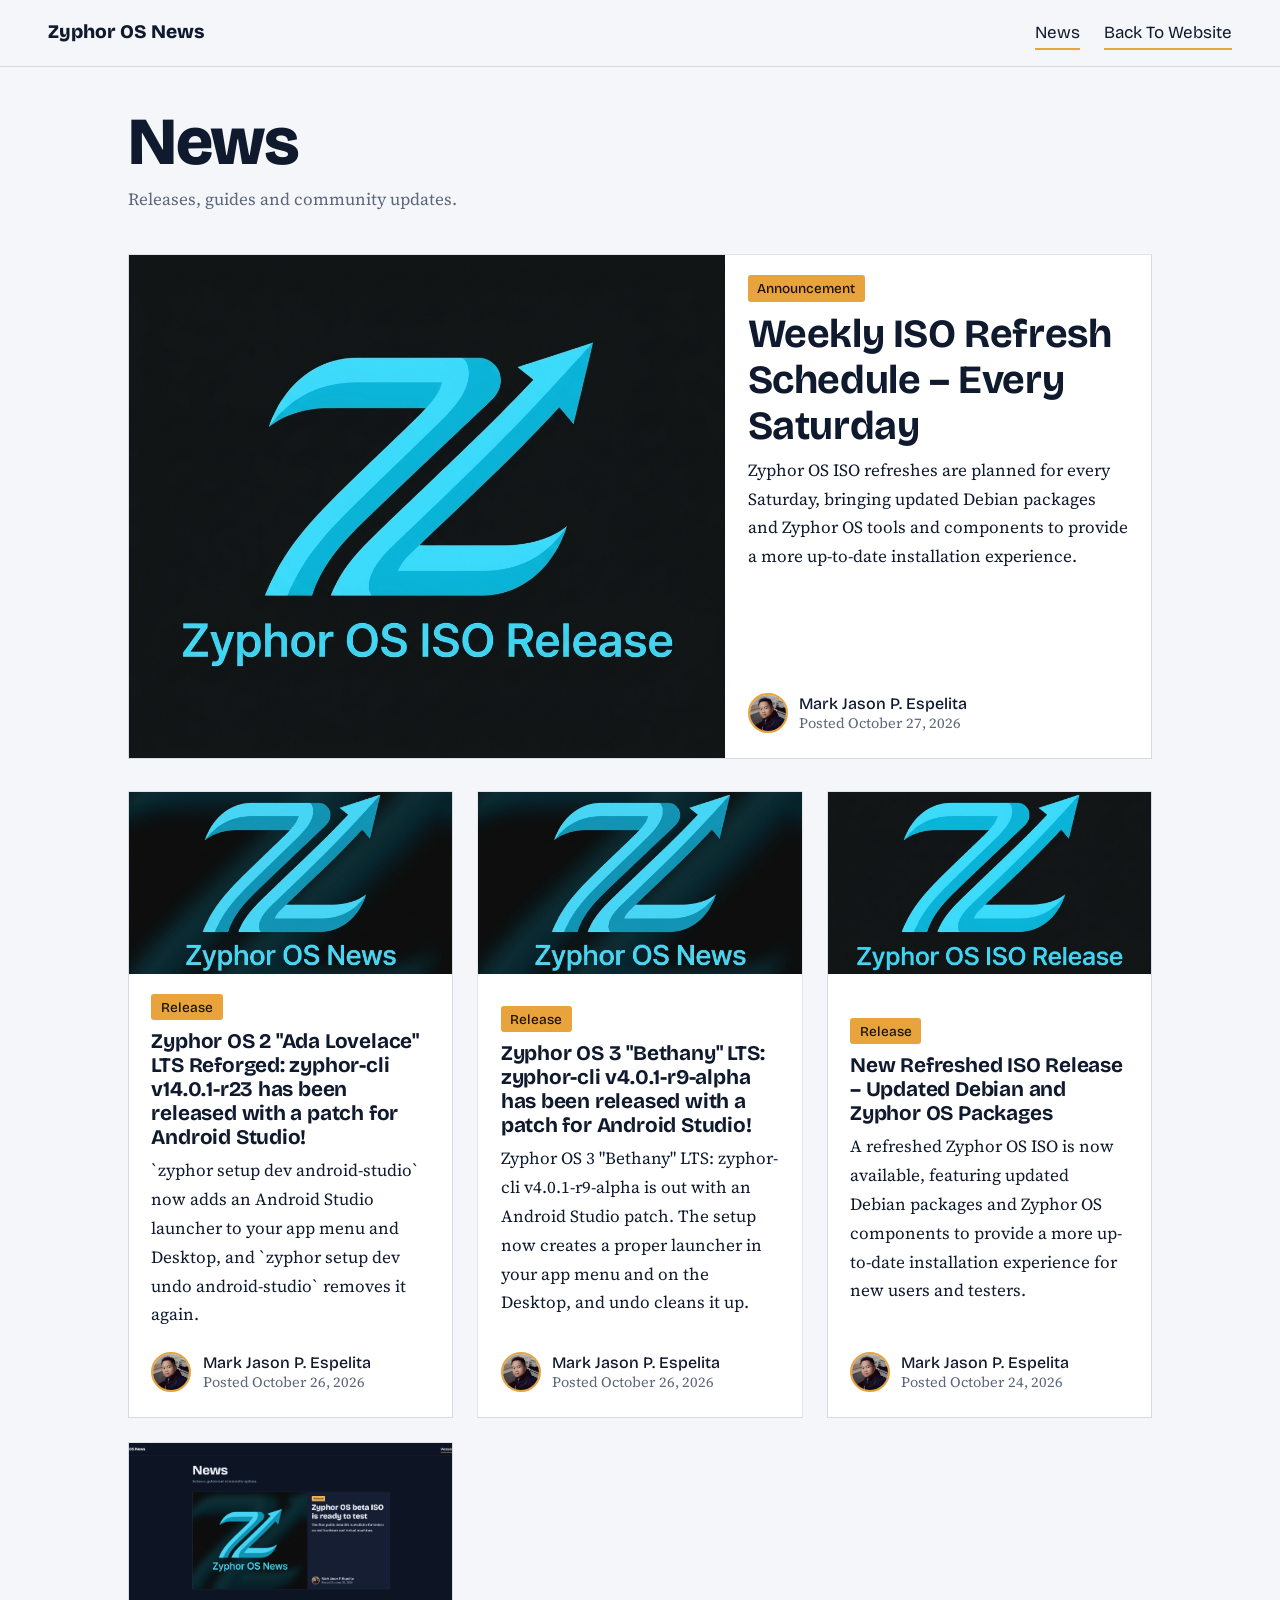
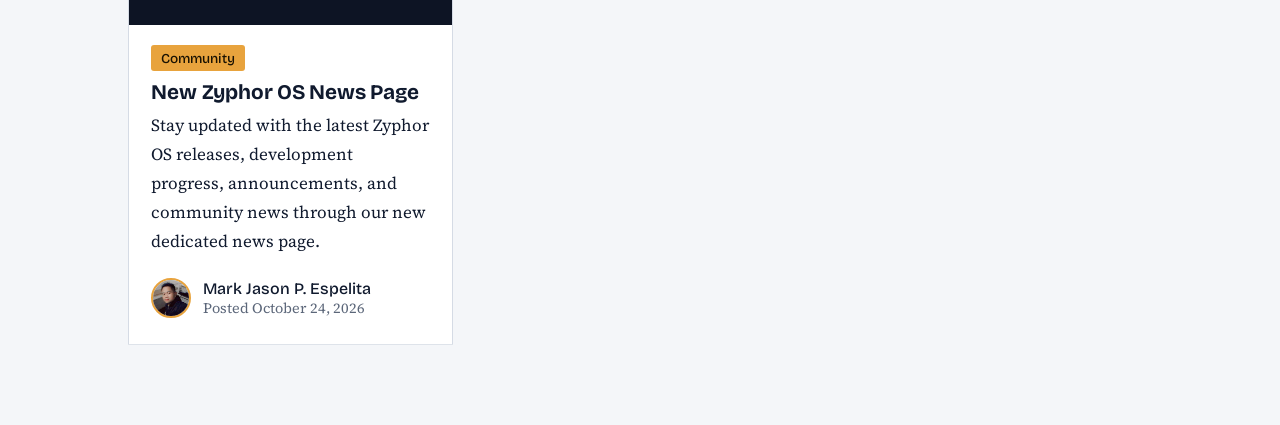
<file: index.html>
<!DOCTYPE html>
<html lang="en">
<head>
<meta charset="utf-8">
<meta name="viewport" content="width=device-width, initial-scale=1">
<title>News — Zyphor OS</title>
<link rel="stylesheet" href="https://fonts.googleapis.com/css2?family=Bricolage+Grotesque:wght@500;800&family=Source+Serif+4:wght@400;600&display=swap">
<link rel="stylesheet" href="news.css">
</head>
<body>
<header class="bar">
  <a class="brand" href="index.html">Zyphor OS News</a>
  <a class="here" href="index.html">News</a>
  <a class="here" href="https://zyphor-os.github.io">Back To Website</a>
</header>
<main>
  <h1 class="page-title">News</h1>
  <p class="lede">Releases, guides and community updates.</p>
  <section id="featured"></section>
  <section id="grid" class="grid"></section>
  <p id="status" role="status">Loading news…</p>
</main>
<script src="https://cdnjs.cloudflare.com/ajax/libs/jquery/3.7.1/jquery.min.js"></script>
<script>
$(function () {
  function fmt(d) {
    return new Date(d).toLocaleDateString('en', {year: 'numeric', month: 'long', day: 'numeric', timeZone: 'UTC'});
  }

  function initials(name) {
    return $('<span class="avatar avatar-fallback" aria-hidden="true">')
      .text(String(name || '?').split(/\s+/).map(function (w) { return w.charAt(0); }).slice(0, 2).join('').toUpperCase());
  }

  function cover(n, lazy) {
    var $img = $('<img class="cover">').attr({alt: n.title, loading: lazy ? 'lazy' : 'eager'});
    $img.on('error', function () { $(this).replaceWith($('<div class="cover cover-missing" role="img">').attr('aria-label', n.title)); });
    return $img.attr('src', n.featuredImage || '').each(function () {
      if (!n.featuredImage) { $(this).trigger('error'); }
    });
  }

  function byline(n) {
    var $b = $('<span class="byline">');
    if (n.authorImage) {
      $('<img class="avatar">').attr({src: n.authorImage, alt: '', width: 40, height: 40})
        .on('error', function () { $(this).replaceWith(initials(n.author)); }).appendTo($b);
    } else {
      initials(n.author).appendTo($b);
    }
    var $t = $('<span class="by">').appendTo($b);
    $('<strong class="by-name">').text(n.author).appendTo($t);
    $('<span class="by-date">').text('Posted ' + fmt(n.date)).appendTo($t);
    return $b;
  }

  function story(n, lead) {
    var $a = $('<a class="story reveal">').toggleClass('lead', !!lead)
      .attr('href', 'news-details.html?id=' + encodeURIComponent(n.id));
    cover(n, !lead).appendTo($a);
    var $t = $('<div class="txt">').appendTo($a);
    $('<span class="tag">').text(n.category).appendTo($t);
    $(lead ? '<h2>' : '<h3>').text(n.title).appendTo($t);
    $('<p>').text(n.summary).appendTo($t);
    byline(n).appendTo($t);
    return $a;
  }

  $.getJSON('news.json').done(function (data) {
    var items = (data.news || []).slice().sort(function (a, b) {
      var diff = new Date(b.date) - new Date(a.date);
      return diff !== 0 ? diff : String(b.id).localeCompare(String(a.id));
    });
    if (!items.length) { $('#status').text('No news yet. Add items to news.json.'); return; }
    $('#featured').append(story(items[0], true));
    $.each(items.slice(1), function (i, n) { $('#grid').append(story(n, false)); });
    $('#status').remove();
    $('.reveal').each(function (i) {
      var $el = $(this);
      setTimeout(function () { $el.addClass('in'); }, 120 + i * 140);
    });
  }).fail(function () {
    $('#status').text('Could not load news.json. Serve this folder over http (not file://) and check the file name.');
  });
});
</script>
</body>
</html>
</file>
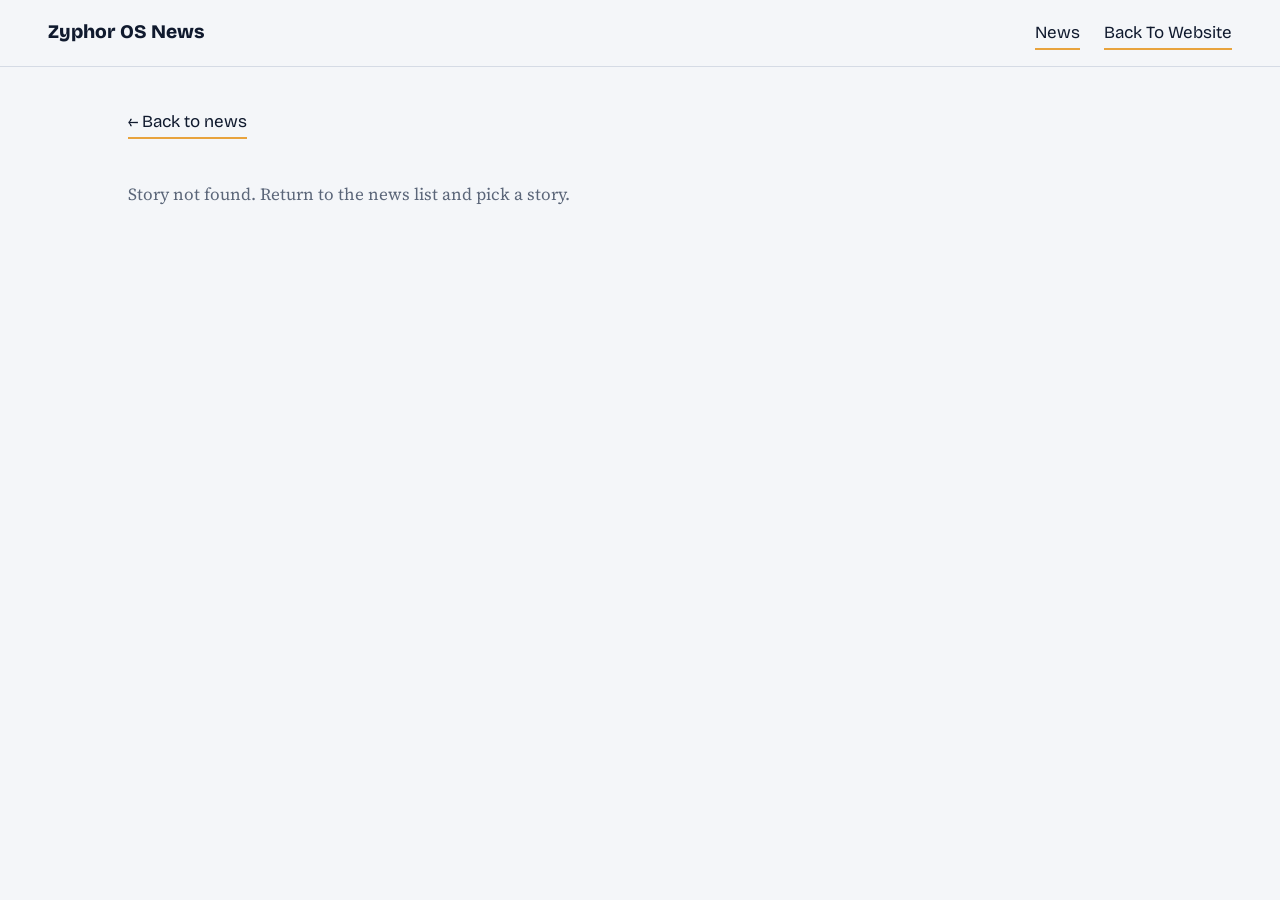
<file: news-details.html>
<!DOCTYPE html>
<html lang="en">
<head>
<meta charset="utf-8">
<meta name="viewport" content="width=device-width, initial-scale=1">
<title>News — Zyphor OS</title>
<link rel="stylesheet" href="https://fonts.googleapis.com/css2?family=Bricolage+Grotesque:wght@500;800&family=Source+Serif+4:wght@400;600&display=swap">
<link rel="stylesheet" href="news.css">
</head>
<body>
<header class="bar">
  <a class="brand" href="index.html">Zyphor OS News</a>
  <a class="here" href="index.html">News</a>
  <a class="here" href="https://zyphor-os.github.io">Back To Website</a>
</header>
<main>
  <a class="back" href="index.html">← Back to news</a>
  <p id="status" role="status">Loading story…</p>
  <article id="story" class="article"></article>
  <section id="more" class="more"></section>
  <section id="links" class="more"></section>
</main>
<script src="https://cdnjs.cloudflare.com/ajax/libs/jquery/3.7.1/jquery.min.js"></script>
<script>
$(function () {
  var id = new URLSearchParams(location.search).get('id');

  function fmt(d) {
    return new Date(d).toLocaleDateString('en', {year: 'numeric', month: 'long', day: 'numeric', timeZone: 'UTC'});
  }

  function initials(name) {
    return $('<span class="avatar avatar-fallback" aria-hidden="true">')
      .text(String(name || '?').split(/\s+/).map(function (w) { return w.charAt(0); }).slice(0, 2).join('').toUpperCase());
  }

  function byline(n) {
    var $b = $('<div class="byline byline-lg">');
    if (n.authorImage) {
      $('<img class="avatar">').attr({src: n.authorImage, alt: '', width: 48, height: 48})
        .on('error', function () { $(this).replaceWith(initials(n.author)); }).appendTo($b);
    } else {
      initials(n.author).appendTo($b);
    }
    var $t = $('<span class="by">').appendTo($b);
    $('<strong class="by-name">').text(n.author).appendTo($t);
    $('<span class="by-date">').text('Posted ' + fmt(n.date)).appendTo($t);
    return $b;
  }

  function hero(n) {
    var $img = $('<img class="hero-img reveal">').attr({alt: n.title});
    $img.on('error', function () { $(this).replaceWith($('<div class="hero-img hero-missing reveal in" role="img">').attr('aria-label', n.title)); });
    if (n.featuredImage) { $img.attr('src', n.featuredImage); } else { $img.trigger('error'); }
    return $img;
  }

  function isExternal(url) { return /^https?:\/\//i.test(url); }

  $.getJSON('news.json').done(function (data) {
    var n = $.grep(data.news || [], function (x) { return String(x.id) === id; })[0];
    if (!n) { $('#status').text('Story not found. Return to the news list and pick a story.'); return; }
    document.title = n.title + ' — Zyphor OS';
    $('#status').remove();

    var $s = $('#story');
    $('<span class="tag reveal">').text(n.category).appendTo($s);
    $('<h1 class="reveal">').text(n.title).appendTo($s);
    byline(n).addClass('reveal').appendTo($s);
    hero(n).appendTo($s);
    $('<p class="summary reveal">').text(n.summary).appendTo($s);
    $.each(n.content || [], function (i, para) { $('<p class="reveal">').text(para).appendTo($s); });

    if (n.moreImages && n.moreImages.length) {
      var $m = $('#more');
      $('<h2 class="reveal">').text('More images').appendTo($m);
      var $g = $('<div class="gallery">').appendTo($m);
      $.each(n.moreImages, function (i, im) {
        var $f = $('<figure class="reveal">').appendTo($g);
        $('<img>').attr({src: im.src, alt: im.caption || '', loading: 'lazy'})
          .on('error', function () { $f.remove(); }).appendTo($f);
        if (im.caption) { $('<figcaption>').text(im.caption).appendTo($f); }
      });
    } else {
      $('#more').remove();
    }

    if (n.links && n.links.length) {
      var $l = $('#links');
      $('<h2 class="reveal">').text('Related links').appendTo($l);
      var $ul = $('<ul class="link-list">').appendTo($l);
      $.each(n.links, function (i, lk) {
        if (!lk || !lk.url) { return; }
        var ext = isExternal(lk.url);
        var $li = $('<li class="reveal">').appendTo($ul);
        var $a = $('<a class="link-item">').attr('href', lk.url).appendTo($li);
        if (ext) { $a.attr({target: '_blank', rel: 'noopener noreferrer'}); }
        $('<span class="link-label">').text(lk.label || lk.url).appendTo($a);
        if (ext) { $('<span class="link-ext" aria-hidden="true">').text('↗').appendTo($a); }
        if (lk.note) { $('<span class="link-note">').text(lk.note).appendTo($a); }
      });
    } else {
      $('#links').remove();
    }

    $('.reveal').each(function (i) {
      var $el = $(this);
      setTimeout(function () { $el.addClass('in'); }, 100 + i * 90);
    });
  }).fail(function () {
    $('#status').text('Could not load news.json. Serve this folder over http (not file://).');
  });
});
</script>
</body>
</html>
</file>
<file: news.css>
:root{--ink:#101a2e;--paper:#f4f6f9;--card:#fff;--signal:#2d6cdf;--amber:#e8a33d;--line:#d5dbe5;--mute:#5b6679}
@media (prefers-color-scheme:dark){:root{--ink:#e9edf5;--paper:#0d1424;--card:#151e33;--signal:#6f9dff;--amber:#f0b45a;--line:#27324a;--mute:#9aa6bd}}
*{box-sizing:border-box}
body{margin:0;background:var(--paper);color:var(--ink);font:400 1.0625rem/1.7 "Source Serif 4",Georgia,serif}
h1,h2,h3,.brand,.tag,.by-name,.link-label{font-family:"Bricolage Grotesque","Segoe UI",system-ui,sans-serif}
a{color:inherit}
img{max-width:100%}
:focus-visible{outline:3px solid var(--signal);outline-offset:3px}

/* header */
.bar{display:flex;gap:1.5rem;align-items:baseline;padding:1rem clamp(1rem,4vw,3rem);border-bottom:1px solid var(--line);font-family:"Bricolage Grotesque",system-ui,sans-serif}
.brand{font-weight:800;text-decoration:none;margin-right:auto;font-size:1.2rem}
.bar a.here{text-decoration:none;border-bottom:2px solid var(--amber)}
main{max-width:1120px;margin:0 auto;padding:2.5rem clamp(1rem,4vw,3rem) 5rem}
.page-title{font-size:clamp(2.4rem,6vw,4.2rem);line-height:1.05;margin:0 0 .5rem;font-weight:800;letter-spacing:-.02em}
.lede{color:var(--mute);margin:0 0 2.5rem;max-width:56ch}
.tag{display:inline-block;background:var(--amber);color:#1a1202;font-weight:500;font-size:.85rem;padding:.1rem .6rem;border-radius:3px}

/* poster byline */
.byline{display:flex;align-items:center;gap:.7rem;margin-top:1rem}
.avatar{width:40px;height:40px;border-radius:50%;object-fit:cover;flex:none;border:2px solid var(--amber);background:var(--card)}
.avatar-fallback{display:inline-flex;align-items:center;justify-content:center;font:800 .9rem/1 "Bricolage Grotesque",system-ui,sans-serif;color:#1a1202;background:var(--amber)}
.by{display:flex;flex-direction:column;line-height:1.25}
.by-name{font-weight:500;font-size:1rem}
.by-date{color:var(--mute);font-size:.9rem}
.byline-lg{margin:1rem 0 0}
.byline-lg .avatar{width:48px;height:48px}

/* story cards */
.story{display:grid;text-decoration:none;background:var(--card);border:1px solid var(--line)}
.story .cover{width:100%;display:block;aspect-ratio:16/9;object-fit:cover}
.cover-missing,.hero-missing{background:linear-gradient(135deg,var(--line),var(--card));}
.story .txt{padding:1.25rem 1.4rem 1.6rem;display:flex;flex-direction:column;align-items:flex-start}
.story h2,.story h3{margin:.6rem 0 .4rem;line-height:1.15;letter-spacing:-.01em}
.story p{margin:0 0 .6rem}
.story .byline{margin-top:auto;padding-top:.8rem}
.story:hover h2,.story:hover h3{color:var(--signal)}
.lead{grid-template-columns:1.4fr 1fr;margin-bottom:2rem}
.lead .cover{height:100%;aspect-ratio:auto;min-height:320px}
.lead .txt{justify-content:center}
.lead h2{font-size:clamp(1.7rem,3.2vw,2.5rem)}
.grid{display:grid;grid-template-columns:repeat(auto-fill,minmax(280px,1fr));gap:1.5rem}
.grid h3{font-size:1.3rem}

/* reveal animation */
.reveal{opacity:0;clip-path:inset(0 0 100% 0);transform:translateY(18px);transition:opacity .6s ease,clip-path .7s cubic-bezier(.2,.7,.2,1),transform .7s cubic-bezier(.2,.7,.2,1)}
.reveal.in{opacity:1;clip-path:inset(0 0 0 0);transform:none}
@media (prefers-reduced-motion:reduce){.reveal{transition:none;opacity:1;clip-path:none;transform:none}}
@media (max-width:760px){.lead{grid-template-columns:1fr}.lead .cover{min-height:0;height:auto;aspect-ratio:16/9}}

/* detail page */
#status{color:var(--mute)}
.back{display:inline-block;margin-bottom:1.5rem;font-family:"Bricolage Grotesque",system-ui,sans-serif;text-decoration:none;border-bottom:2px solid var(--amber)}
.back:hover{color:var(--signal)}
.article{max-width:68ch}
.article h1{font-size:clamp(2rem,5vw,3.4rem);line-height:1.08;margin:.8rem 0 0;font-weight:800;letter-spacing:-.02em}
.hero-img{width:100%;aspect-ratio:16/9;object-fit:cover;display:block;margin:1.5rem 0 2rem}
.summary{font-size:1.25rem;color:var(--mute)}
.more{margin-top:3rem}
.more:empty{display:none}
.more h2{font-size:1.5rem;margin:0 0 1rem}
.gallery{display:grid;grid-template-columns:repeat(auto-fill,minmax(260px,1fr));gap:1.25rem}
.gallery figure{margin:0}
.gallery img{width:100%;display:block;aspect-ratio:3/2;object-fit:cover;border:1px solid var(--line)}
.gallery figcaption{font-size:.95rem;color:var(--mute);margin-top:.4rem}

/* related links */
.link-list{list-style:none;margin:0;padding:0;display:grid;gap:.75rem;max-width:68ch}
.link-item{display:grid;grid-template-columns:1fr auto;column-gap:1rem;align-items:baseline;padding:.9rem 1.1rem;background:var(--card);border:1px solid var(--line);border-left:4px solid var(--amber);text-decoration:none;line-height:1.35}
.link-label{font-weight:500;font-size:1.05rem}
.link-ext{color:var(--mute)}
.link-note{grid-column:1/-1;color:var(--mute);font-size:.92rem;margin-top:.2rem}
.link-item:hover{border-left-color:var(--signal)}
.link-item:hover .link-label,.link-item:hover .link-ext{color:var(--signal)}
</file>
